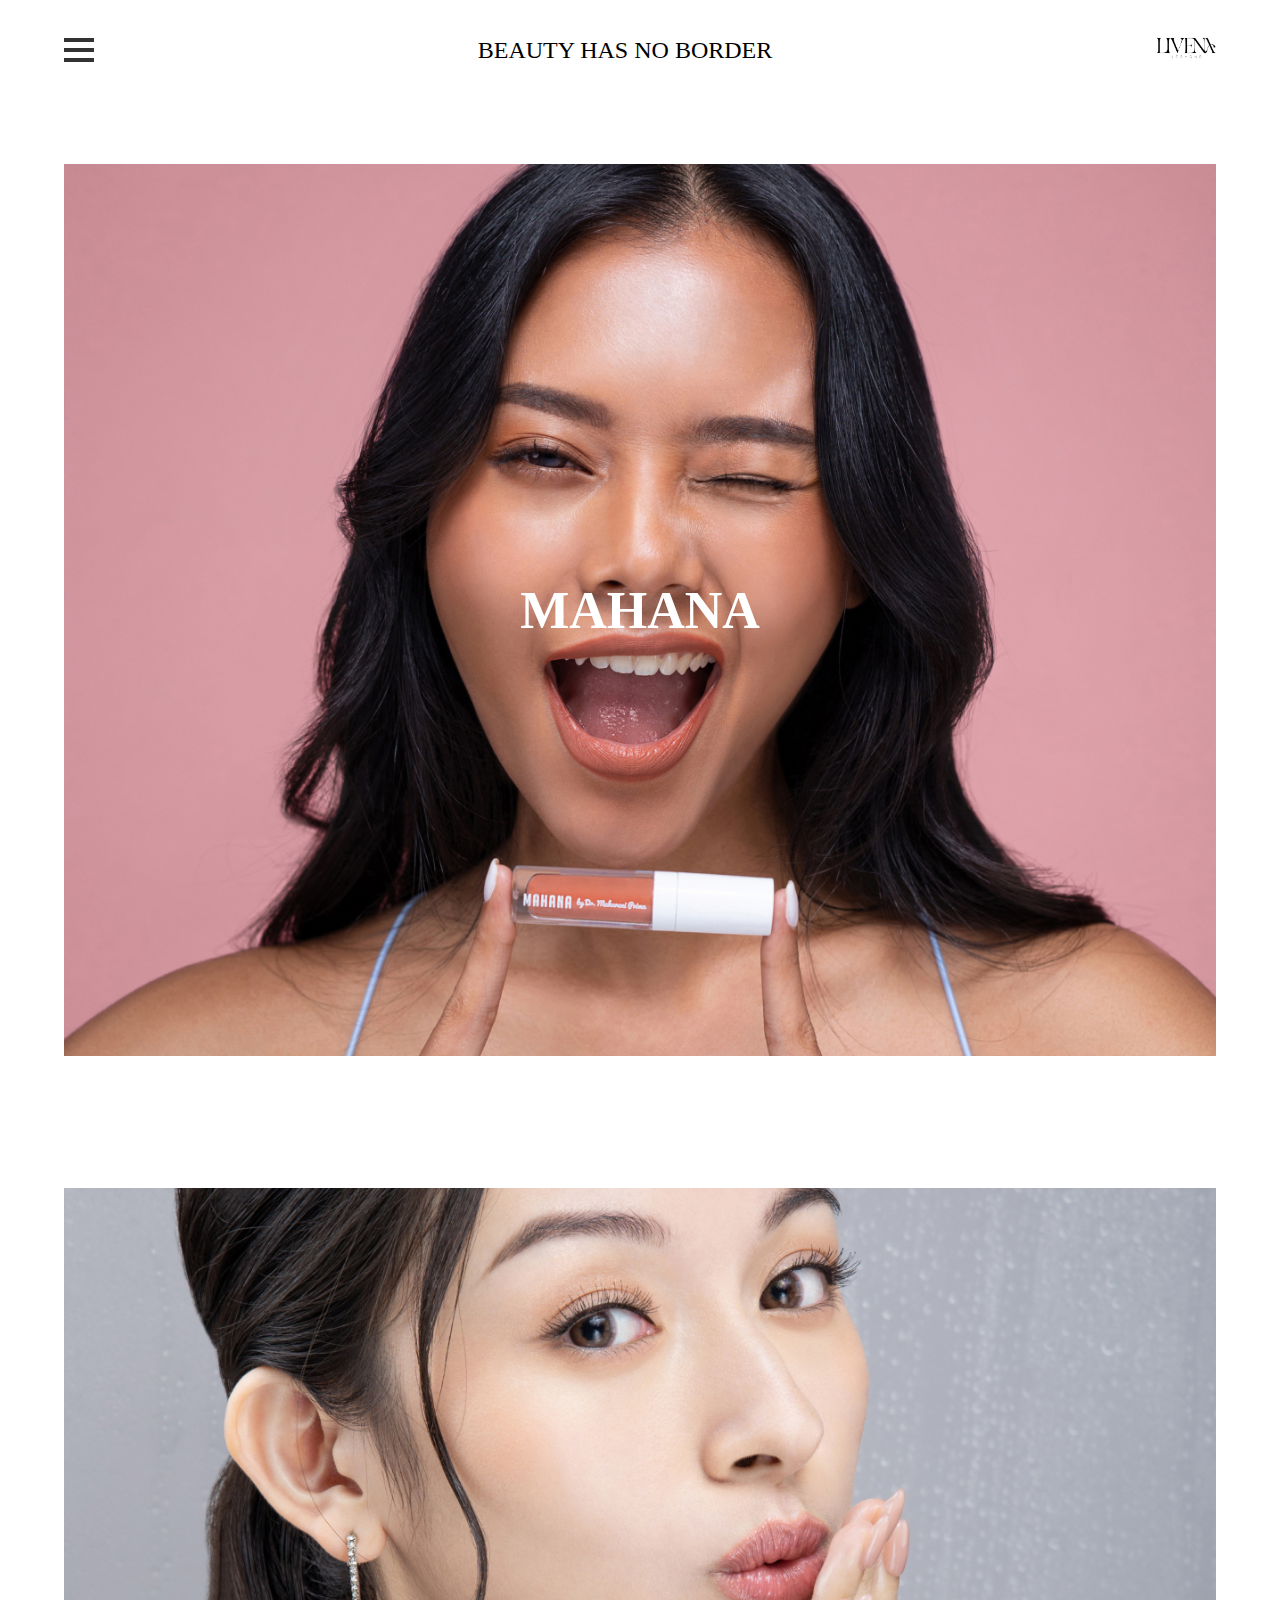
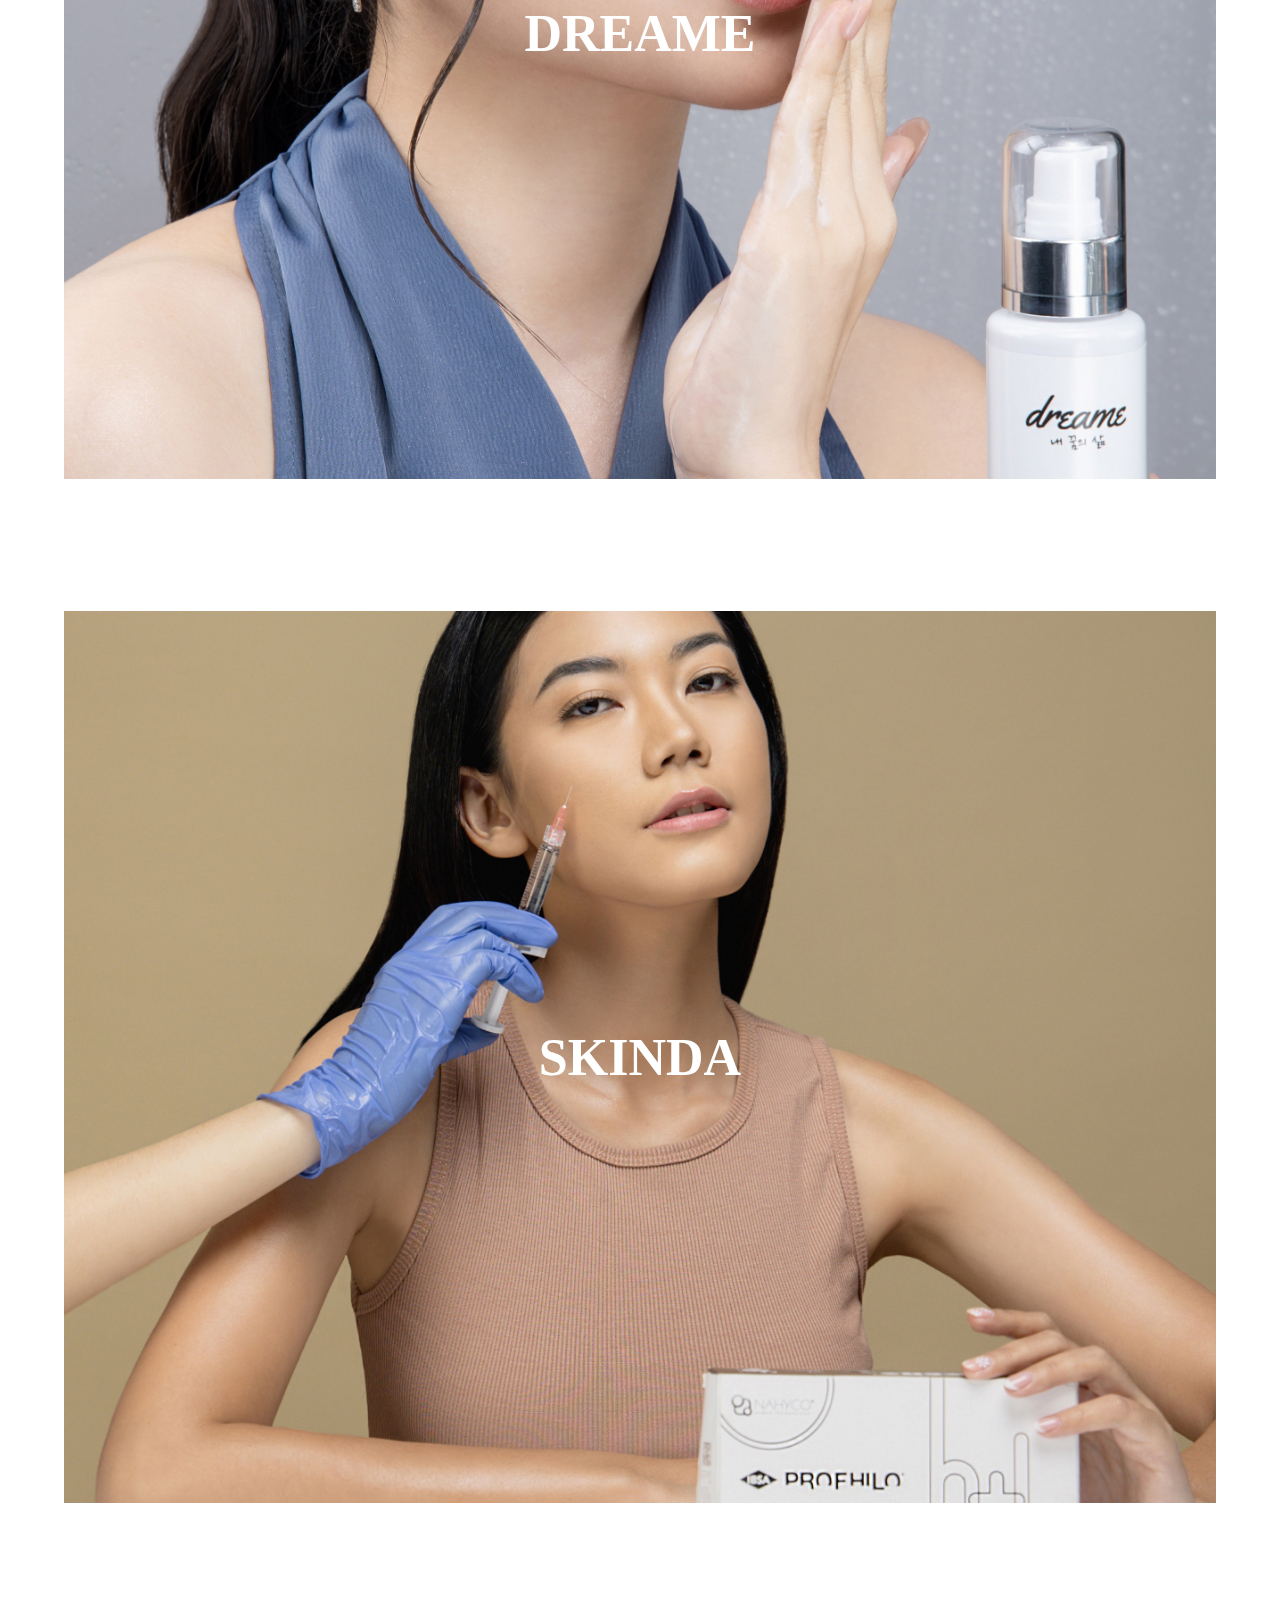
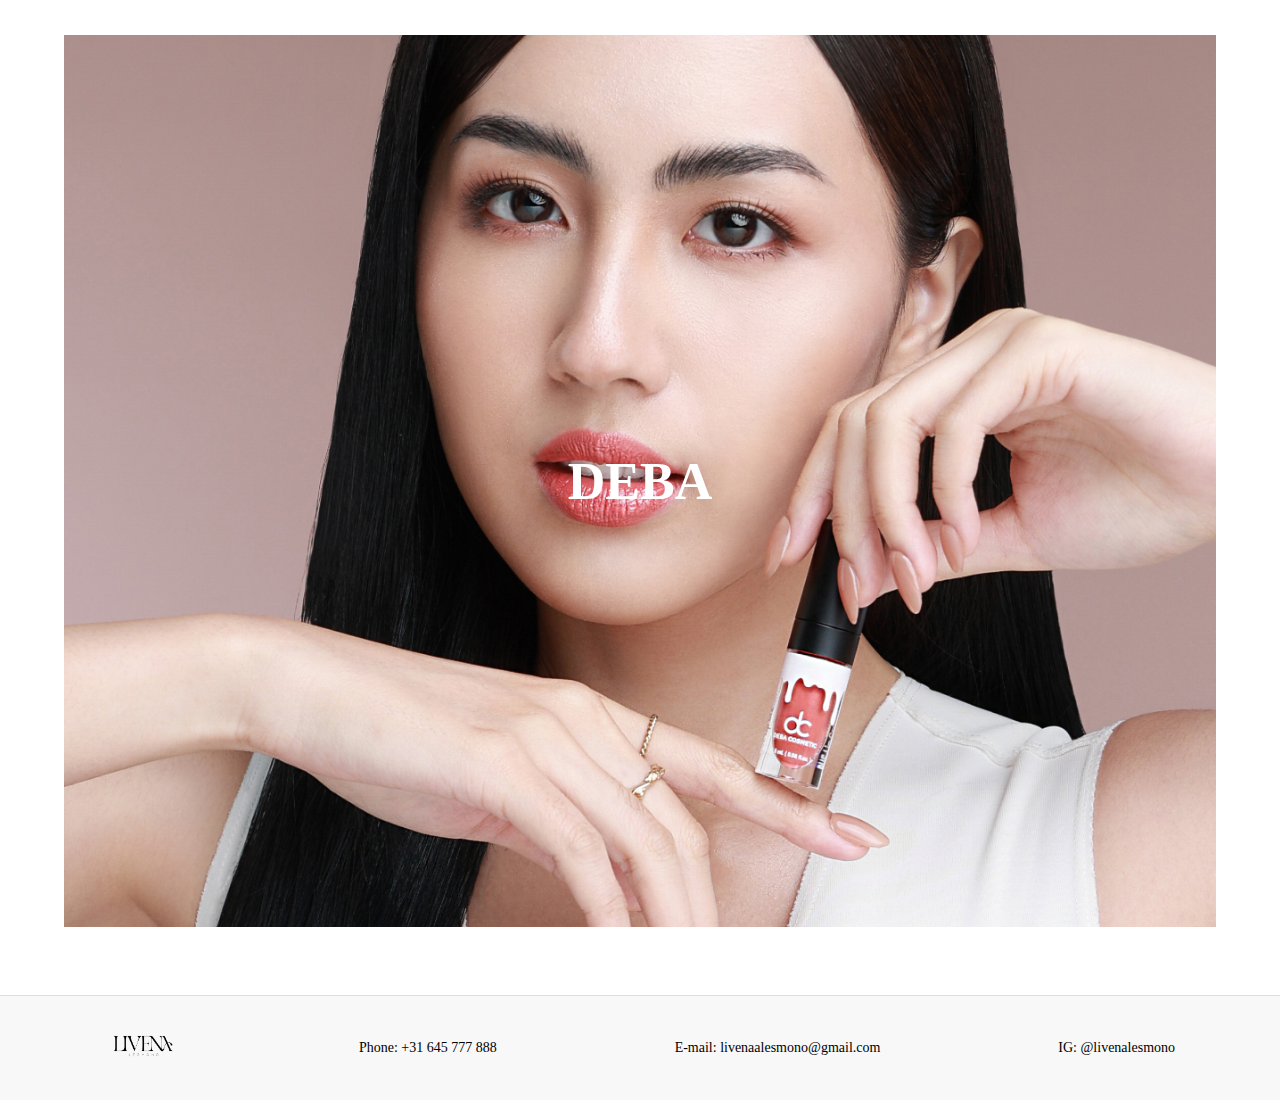
<file: beauty-campaign.html>
<!DOCTYPE html>
<html lang="en">
<head>
    <meta charset="UTF-8">
    <meta name="viewport" content="width=device-width, initial-scale=1.0">
    <link rel="stylesheet" href="styles.css">
    <title>Livena Lesmono | Beauty Campaign</title>
    <link rel="shortcut icon" href="favicon.ico" type="image/x-icon">
    <link rel="icon" href="favicon.ico" type="image/x-icon">
</head>
<body>
    <div class="navbar"> <!-- This part is added -->
        <div class="hamburger" onclick="toggleOverlay()">
            <div></div>
            <div></div>
            <div></div>
        </div>

        <div class="center-text"> <a href="index.html" style="text-decoration: none;color: #000;">BEAUTY HAS NO BORDER</a></div>

        <div class="logo">
            <a href="index.html">
            <img src="Images/logo crop.png" alt="logo" height="60">
            </a>
        </div>
    </div> <!-- End of navbar -->

    <div class="main-content">
        <div class="image-with-text">
            <a href="beauty campaign content mahana.html">
            <img src="Images/mahana_cover.jpg" alt="mahana_cover">
            </a>
            <div class="overlay-text-beauty">MAHANA</div>
        </div>
    </div>

    <div class="main-content">
        <div class="image-with-text">
            <a href="beauty campaign content dreame.html">
            <img src="Images/dreame_cover.jpg" alt="dreame_cover">
            </a>
            <div class="overlay-text-beauty">DREAME</div>
        </div>
    </div>

    <div class="main-content">
        <div class="image-with-text">
            <a href="beauty campaign content skinda.html">
            <img src="Images/skinda_cover.jpg" alt="skinda_cover">
            </a>
            <div class="overlay-text-beauty">SKINDA</div>
        </div>
    </div>

    <div class="main-content">
        <div class="image-with-text">
            <a href="beauty campaign content deba.html">
            <img src="Images/deba_cover.jpg" alt="deba_cover">
            </a>
            <div class="overlay-text-beauty">DEBA</div>
        </div>
    </div>

    <div class="overlay" id="overlay">
        <div class="overlay-text">WORKS</div>
        <div class="overlay-subtext">
            <div><a href="beauty-campaign.html" style="text-decoration: none;color: #000;">BEAUTY CAMPAIGN</a></div>
            <div><a href="fashion-campaign.html" style="text-decoration: none;color: #000;">FASHION CAMPAIGN</a></div>
            <div><a href="fashion-catalogue.html" style="text-decoration: none;color: #000;">FASHION CATALOGUE</a></div>
        </div>
        <br>
        <br>
        <br>
        <div class="overlay-text">INQUIRY</div>
        <div class="overlay-subtext">
            <div><a href="tel:+31645777888" style="text-decoration: none;color: #000;">CONTACT</a></div>
            <div><a href="https://instagram.com/f1" style="text-decoration: none;color: #000;">INSTAGRAM</a></div>
            <div><a href="mailto:verastefanylu@gmail.com" style="text-decoration: none;color: #000;">EMAIL</a></div>
        </div>
    </div>


    <script>
        function toggleOverlay() {
            var overlay = document.getElementById('overlay');
            var hamburger = document.querySelector('.hamburger');
            overlay.classList.toggle('active');
            hamburger.classList.toggle('active');

            document.body.classList.toggle('no-scroll');
        }
    </script>
    
    <footer>
    <div class="footer-container">
        <div class="footer-logo">
            <a href="index.html">
                <img src="Images/logo crop.png" alt="logo" height="60">
            </a>
        </div>
        <div class="footer-contact">
            <a href="tel:+31645777888" style="text-decoration: none; color: #000;">
                Phone: +31 645 777 888
            </a>
        </div>
        <div class="footer-email">
            <a href="mailto:livenaalesmono@gmail.com" style="text-decoration: none; color: #000;">
                E-mail: livenaalesmono@gmail.com
            </a>
        </div>
        <div class="footer-instagram">
            <a href="https://www.instagram.com/livenalesmono/" target="_blank" style="text-decoration: none; color: #000;">
                IG: @livenalesmono
            </a>
        </div>
    </div>
</footer>
    
</body>
</html>
</file>
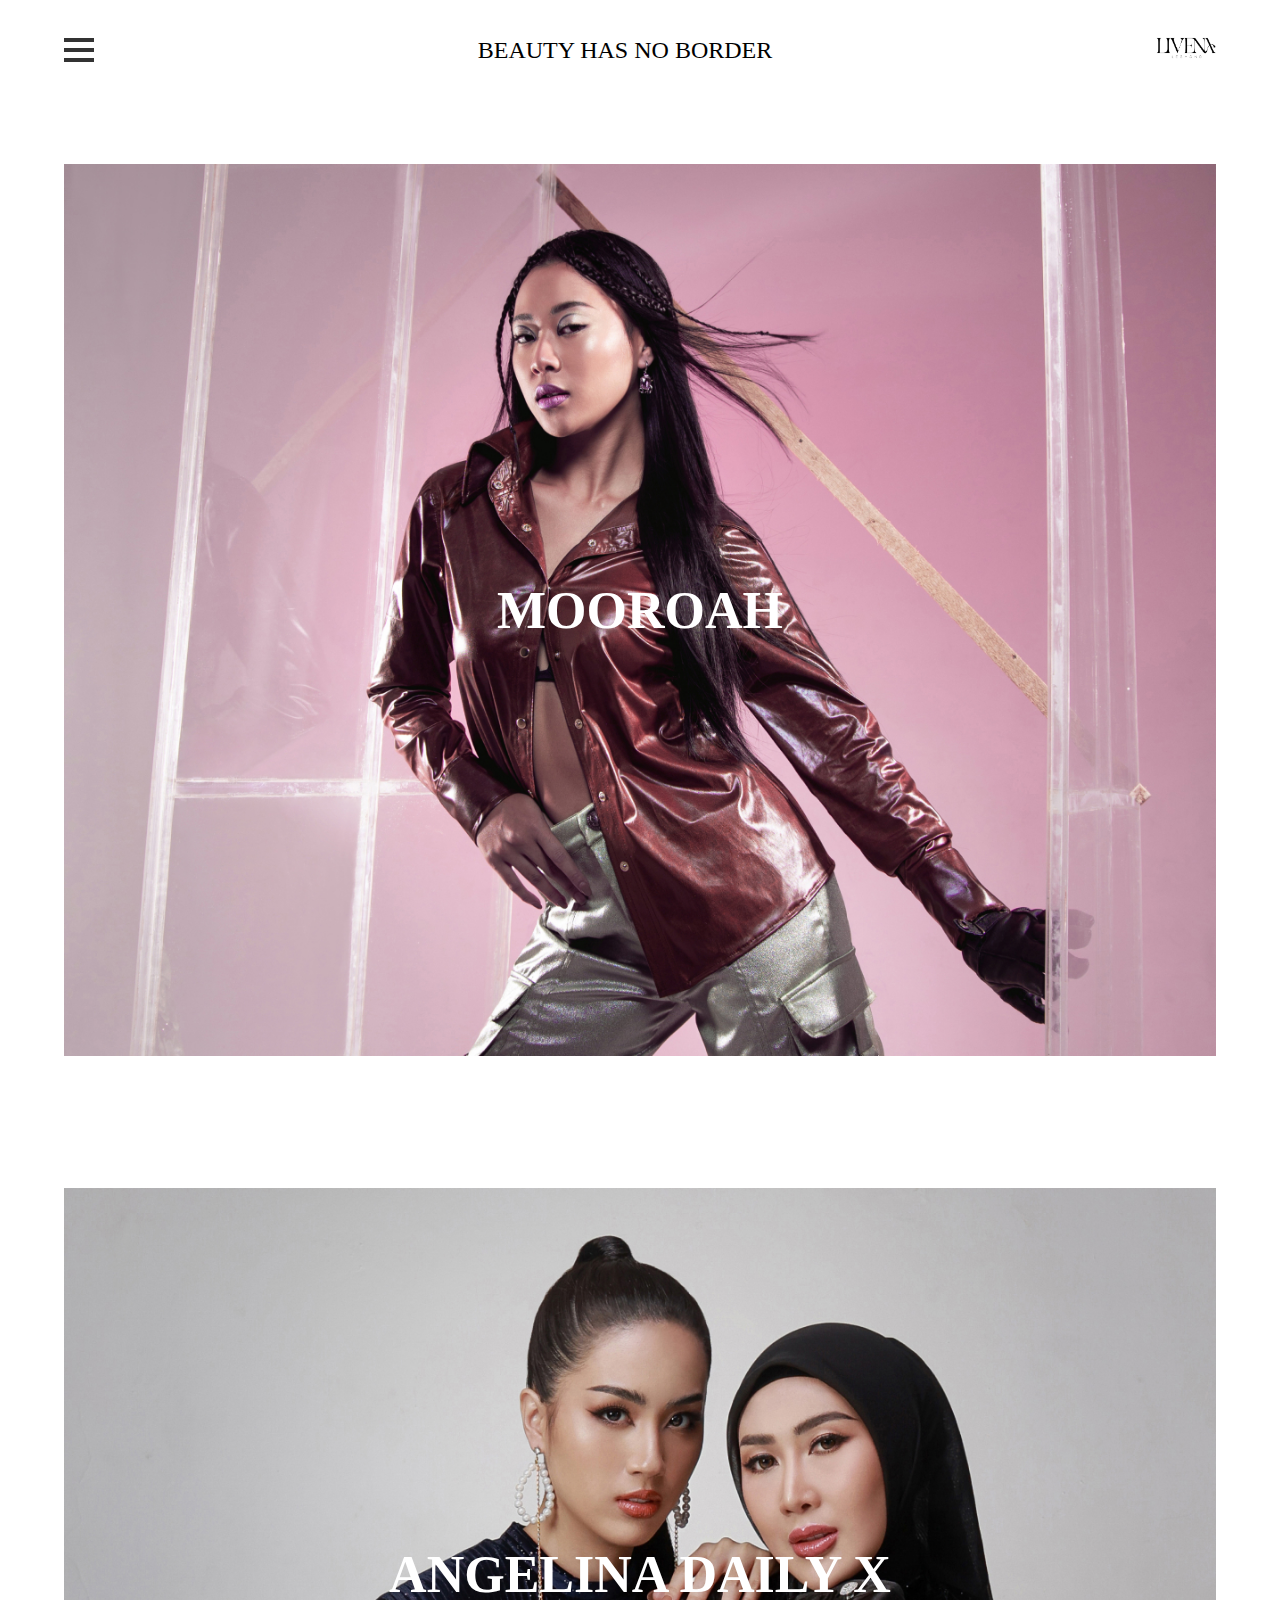
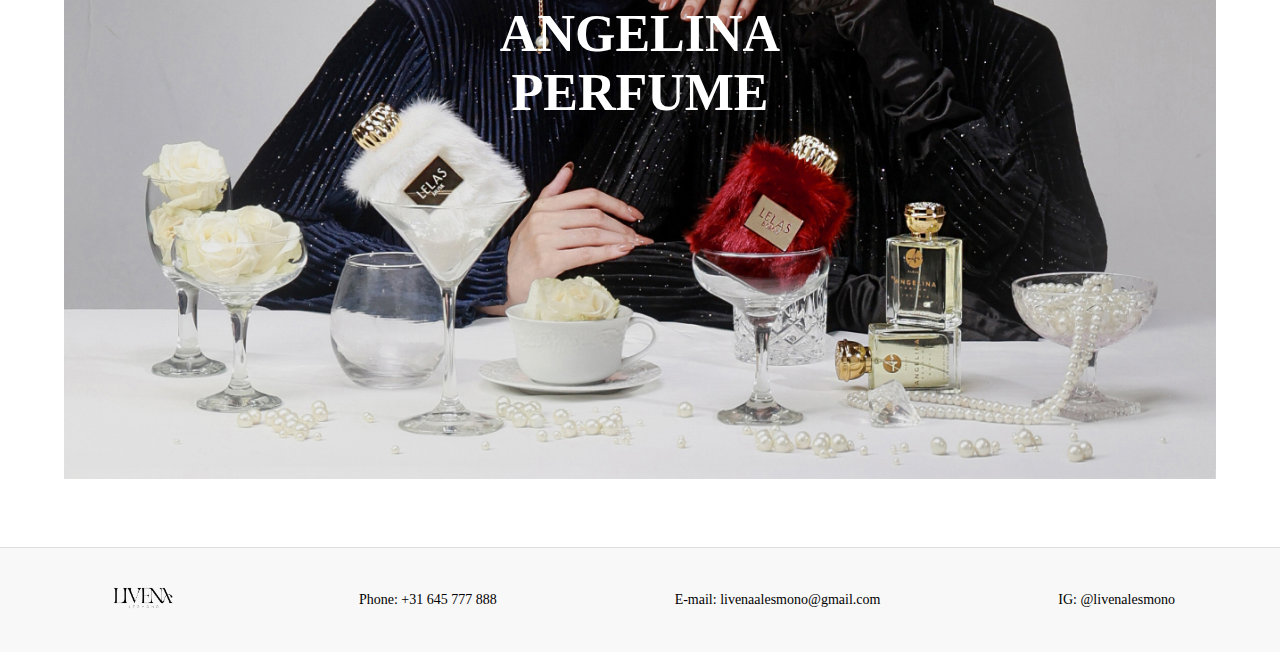
<file: fashion-campaign.html>
<!DOCTYPE html>
<html lang="en">
<head>
    <meta charset="UTF-8">
    <meta name="viewport" content="width=device-width, initial-scale=1.0">
    <title>Livena Lesmono | Fashion Campaign</title>
    <link rel="stylesheet" href="./styles.css">
    <link rel="shortcut icon" href="favicon.ico" type="image/x-icon">
    <link rel="icon" href="favicon.ico" type="image/x-icon">
</head>
<body>
    <div class="navbar">
        <div class="hamburger" onclick="toggleOverlay()">
            <div></div>
            <div></div>
            <div></div>
        </div>

        <div class="center-text"> <a href="index.html" style="text-decoration: none;color: #000;">BEAUTY HAS NO BORDER</a></div>

        <div class="logo">
            <a href="index.html">
            <img src="Images/logo crop.png" alt="logo" height="60">
            </a> 
        </div>
    </div> <!-- End of navbar -->

    <div class="main-content">
        <div class="image-with-text">
            <a href="fashion campaign content mooroah.html">
            <img src="Images/mooroah_cover.jpg" alt="mooroah_cover">
            <a>
            <div class="overlay-text-beauty">MOOROAH</div>
        </div>
    </div>

    <div class="main-content">
        <div class="image-with-text">
            <a href="fashion campaign content ang daily & ang perfume.html">
            <img src="Images/adap_cover.jpg" alt="angelina daily x angelina perfume_cover">
            </a>
            <div class="overlay-text-beauty">ANGELINA DAILY X ANGELINA PERFUME</div>
        </div>
    </div>

    <div class="overlay" id="overlay">
        <div class="overlay-text">WORKS</div>
        <div class="overlay-subtext">
            <div><a href="beauty-campaign.html" style="text-decoration: none;color: #000;">BEAUTY CAMPAIGN</a></div>
            <div><a href="fashion-campaign.html" style="text-decoration: none;color: #000;">FASHION CAMPAIGN</a></div>
            <div><a href="fashion-catalogue.html" style="text-decoration: none;color: #000;">FASHION CATALOGUE</a></div>
        </div>
        <br>
        <br>
        <br>
        <div class="overlay-text">INQUIRY</div>
        <div class="overlay-subtext">
            <div><a href="tel:+31645777888" style="text-decoration: none;color: #000;">CONTACT</a></div>
            <div><a href="https://instagram.com/f1" style="text-decoration: none;color: #000;">INSTAGRAM</a></div>
            <div><a href="mailto:verastefanylu@gmail.com" style="text-decoration: none;color: #000;">EMAIL</a></div>
        </div>
    </div>


    <script>
        function toggleOverlay() {
            var overlay = document.getElementById('overlay');
            var hamburger = document.querySelector('.hamburger');
            overlay.classList.toggle('active');
            hamburger.classList.toggle('active');

            document.body.classList.toggle('no-scroll');
        }
    </script>
    

    <footer>
    <div class="footer-container">
        <div class="footer-logo">
            <a href="index.html">
                <img src="Images/logo crop.png" alt="logo" height="60">
            </a>
        </div>
        <div class="footer-contact">
            <a href="tel:+31645777888" style="text-decoration: none; color: #000;">
                Phone: +31 645 777 888
            </a>
        </div>
        <div class="footer-email">
            <a href="mailto:livenaalesmono@gmail.com" style="text-decoration: none; color: #000;">
                E-mail: livenaalesmono@gmail.com
            </a>
        </div>
        <div class="footer-instagram">
            <a href="https://www.instagram.com/livenalesmono/" target="_blank" style="text-decoration: none; color: #000;">
                IG: @livenalesmono
            </a>
        </div>
    </div>
</footer>
                
</body>
</html>
</file>
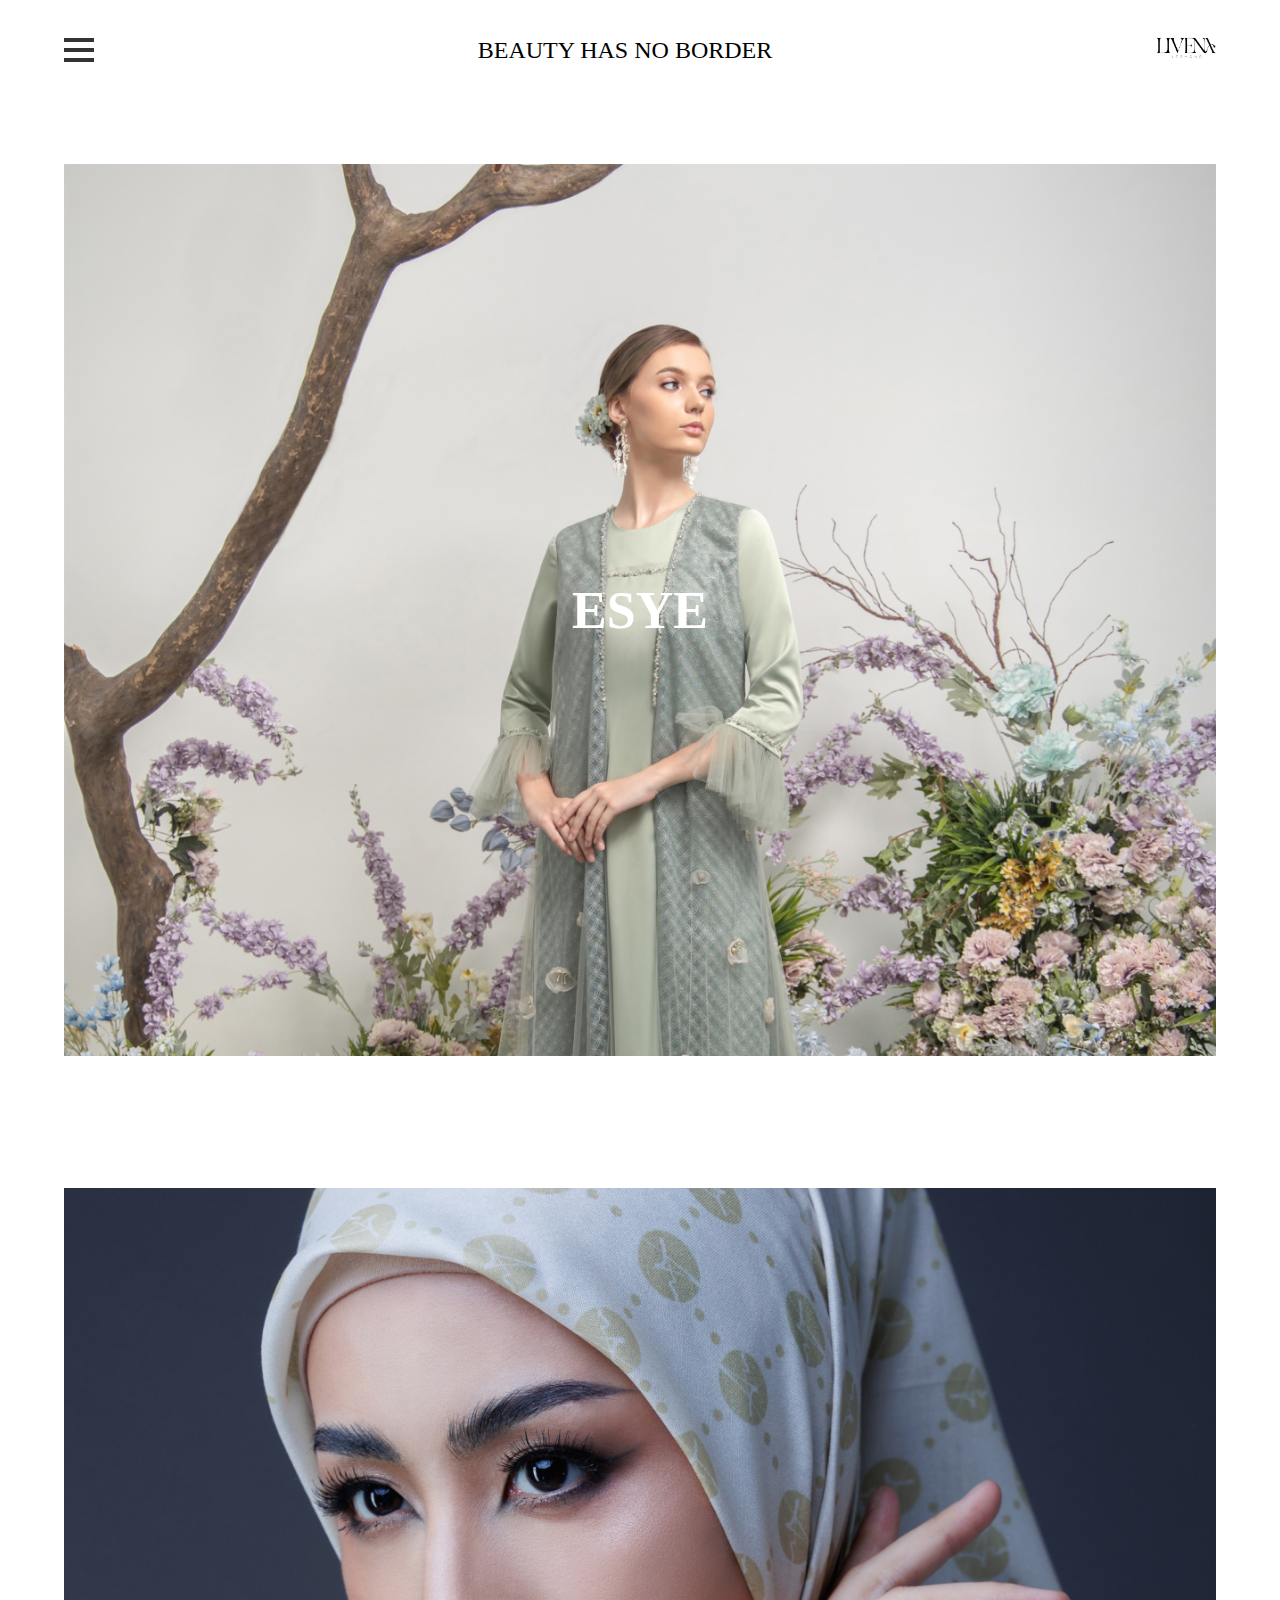
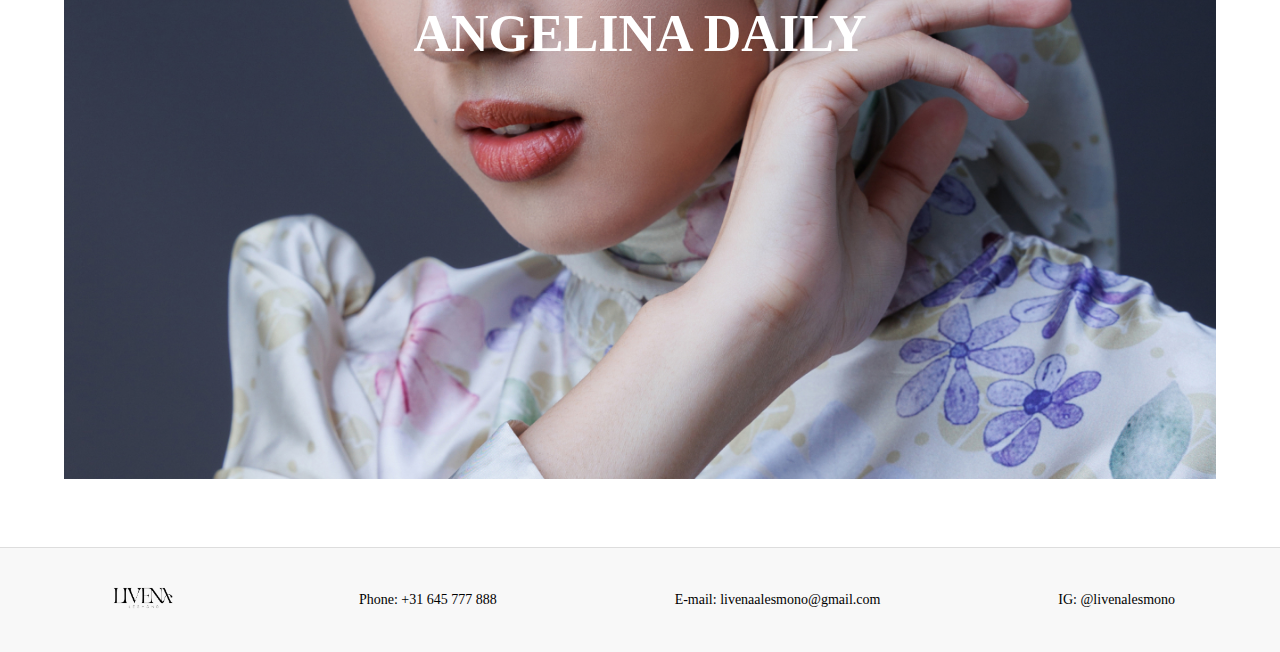
<file: fashion-catalogue.html>
<!DOCTYPE html>
<html lang="en">
<head>
    <meta charset="UTF-8">
    <meta name="viewport" content="width=device-width, initial-scale=1.0">
    <title>Livena Lesmono | Fashion Campaign</title>
    <link rel="stylesheet" href="styles.css">
    <link rel="shortcut icon" href="favicon.ico" type="image/x-icon">
    <link rel="icon" href="favicon.ico" type="image/x-icon">
</head>
<body>
    <div class="navbar">
        <div class="hamburger" onclick="toggleOverlay()">
            <div></div>
            <div></div>
            <div></div>
        </div>

        <div class="center-text"> <a href="index.html" style="text-decoration: none;color: #000;">BEAUTY HAS NO BORDER</a></div>

        <div class="logo">
            <a href="index.html">
            <img src="Images/logo crop.png" alt="logo" height="60"> 
            </a>
        </div>
    </div> <!-- End of navbar -->

    <div class="main-content">
        <div class="image-with-text">
            <a href="fashion catalogue content esye.html">
            <img src="Images/esye_cover.jpg" alt="Esye cover">
            </a>
            <div class="overlay-text-beauty">ESYE</div>
        </div>
    </div>

    <div class="main-content">
        <div class="image-with-text">
            <a href="fashion catalogue content angelina daily.html">
            <img src="Images/ad_cover.jpg" alt="ad_cover">
            </a>
            <div class="overlay-text-beauty">ANGELINA DAILY</div>
        </div>
    </div>


    <div class="overlay" id="overlay">
        <div class="overlay-text">WORKS</div>
        <div class="overlay-subtext">
            <div><a href="beauty-campaign.html" style="text-decoration: none;color: #000;">BEAUTY CAMPAIGN</a></div>
            <div><a href="fashion-campaign.html" style="text-decoration: none;color: #000;">FASHION CAMPAIGN</a></div>
            <div><a href="fashion-catalogue.html" style="text-decoration: none;color: #000;">FASHION CATALOGUE</a></div>
        </div>
        <br>
        <br>
        <br>
        <div class="overlay-text">INQUIRY</div>
        <div class="overlay-subtext">
            <div><a href="tel:+31645777888" style="text-decoration: none;color: #000;">CONTACT</a></div>
            <div><a href="https://instagram.com/f1" style="text-decoration: none;color: #000;">INSTAGRAM</a></div>
            <div><a href="mailto:verastefanylu@gmail.com" style="text-decoration: none;color: #000;">EMAIL</a></div>
        </div>
    </div>


    <script>
        function toggleOverlay() {
            var overlay = document.getElementById('overlay');
            var hamburger = document.querySelector('.hamburger');
            overlay.classList.toggle('active');
            hamburger.classList.toggle('active');

            document.body.classList.toggle('no-scroll');
        }
    </script>
    
    <footer>
    <div class="footer-container">
        <div class="footer-logo">
            <a href="index.html">
                <img src="Images/logo crop.png" alt="logo" height="60">
            </a>
        </div>
        <div class="footer-contact">
            <a href="tel:+31645777888" style="text-decoration: none; color: #000;">
                Phone: +31 645 777 888
            </a>
        </div>
        <div class="footer-email">
            <a href="mailto:livenaalesmono@gmail.com" style="text-decoration: none; color: #000;">
                E-mail: livenaalesmono@gmail.com
            </a>
        </div>
        <div class="footer-instagram">
            <a href="https://www.instagram.com/livenalesmono/" target="_blank" style="text-decoration: none; color: #000;">
                IG: @livenalesmono
            </a>
        </div>
    </div>
</footer>
    
</body>
</html>
</file>
<file: styles.css>
body {
    margin: 0;
}
.navbar {
    display: flex;
    align-items: center;
    justify-content: space-between;
    height: 100px;
    padding: 0 64px;
    position: relative;
    z-index: 1;
}
.navbar-pink {
    display: flex;
    align-items: center;
    justify-content: space-between;
    height: 100px;
    padding: 0 64px;
    position: relative;
    z-index: 1;
}
.hamburger {
    cursor: pointer;
    z-index: 2;
}
.hamburger div {
    width: 30px;
    height: 4px;
    background-color: #333;
    margin: 6px 0;
}
.hamburger.active div:nth-child(1) {
    transform: translateY(10px) rotate(45deg);
}
.hamburger.active div:nth-child(2) {
    opacity: 0;
}
.hamburger.active div:nth-child(3) {
    transform: translateY(-10px) rotate(-45deg);
}
.logo {
    margin-right: 0px;
}
.center-text {
    flex-grow: 1;
    text-align: center;
    font-size: 24px;
    color:#333;
    text-decoration: none;
}
.main-content {
    padding: 64px;
    background-color: #ffffff;
    text-align: center;
    text-decoration: none;
}
.main-content img {
    width: 100%;
    height: auto;
}
@media (max-width: 1200px) {
    .center-text {
        font-size: 22px;
        text-decoration: none;
    }
}
@media (max-width: 992px) {
    .center-text {
        font-size: 20px;
        text-decoration: none;
    }
}

@media (max-width: 768px) {
    .center-text {
        font-size: 18px;
        text-decoration: none;
    }
}

@media (max-width: 576px) {
    .center-text {
        font-size: 16px;
        text-decoration: none;
    }
}


@media (max-width: 1200px) {
    .navbar {
        padding: 0 48px;
    }
    .main-content {
        padding: 48px;
    }
}

@media (max-width: 992px) {
    .navbar {
        padding: 0 32px;
    }
    .main-content {
        padding: 32px;
    }
}

@media (max-width: 768px) {
    .navbar {
        padding: 0 24px;
    }
    .main-content {
        padding: 24px;
    }
    .hamburger {
        margin-right: 16px;
    }
    .hamburger div {
        width: 25px;
        height: 3px;
    }
    /*.hamburger.active div:nth-child(1) {
        transform: translateY(6px) rotate(45deg); /* Further adjust transform for very small screens */
    }
    /*.hamburger.active div:nth-child(3) {
        transform: translateY(-6px) rotate(-45deg); /* Further adjust transform for very small screens */


@media (max-width: 576px) {
    .navbar {
        padding: 0 16px;
    }
    .main-content {
        padding: 16px;
    }
    .hamburger {
        margin-right: 8px;
    }
    .hamburger div {
        width: 20px;
        height: 3px;
    }
    /*.hamburger.active div:nth-child(1) {
        transform: translateY(6px) rotate(45deg); /* Further adjust transform for very small screens */
    }
    /*.hamburger.active div:nth-child(3) {
        transform: translateY(-6px) rotate(-45deg); /* Further adjust transform for very small screens */
    
.overlay {
    position: fixed;
    top: 0;
    left: 0;
    width: 100%;
    height: 100%;
    background-color: rgba(255, 255, 255, 0.9);
    opacity: 0;
    visibility: hidden;
    transition: opacity 0.3s, visibility 0.3s;
    z-index: 1;
    display: flex;
            justify-content: center;
            align-items: center;
            flex-direction: column;
            text-align: center;
    
}

.overlay.active {
    opacity: 1;
    visibility: visible;
}

.overlay-text {
    font-family: Bookmania;
    font-weight: regular;
    font-size: 40px;
    margin-bottom: 16px;
    text-decoration: none;
    color:#000;
}

.overlay-subtext div {
    font-family: Bookmania;
    font-weight: regular; 
    font-size: 32px; 
    margin-bottom: 16px;
    line-height: 1.8;
    text-decoration: none!important;
    color: #000!important;
    display: block;
    margin-bottom: 8px;
}
.overlay-subtext div:hover {
    text-decoration: none;
}

.main-content img {
    width: 100%;
    height: auto;
    display: block;
}

.image-with-text {
    position: relative;
    display: inline-block;
    width: 100%; /* Aligns image container width with navbar padding */
    margin: 0 auto;
}

.overlay-text-beauty {
    font-family: Bookmania;
    font-weight: bold;
    font-kerning: 100;
    position: absolute;
    top: 50%;
    left: 50%;
    transform: translate(-50%, -50%);
    color: white;
    font-size: 52px;
    padding: 8px 16px;
    text-decoration: none;
}
@media (max-width: 1200px) {
    .center-text {
        font-size: 22px;
        text-decoration: none;
    }
}

@media (max-width: 992px) {
    .center-text {
        font-size: 20px;
        text-decoration: none;
    }
}

@media (max-width: 768px) {
    .center-text {
        font-size: 18px;
        text-decoration: none;
    }
}

@media (max-width: 576px) {
    .center-text {
        font-size: 16px;
        text-decoration: none;
    }
}
.main-content-mahana {
    width: 100%;
    background-color: #ffffff;
    text-align: center;
    z-index: -1;
    padding-top: 48px;
}
.main-content-mahana .image-with-text {
    width: 100%;
    display: block;
    margin: 0;
    padding: 0;
    border: none;
}
.main-content-mahana img {
    width: 100%;
    height: auto;
    display: block;
}

.footer-container {
    display: flex;
    justify-content: space-around;
    align-items: center;
    padding: 20px;
    background-color: #f8f8f8;
    border-top: 1px solid #ddd;
}

.footer-container div {
    display: flex;
    align-items: center;
}
.carousel-container { /* Added padding for carousel container */
    padding-top: 48px;
}
.carousel-item img { /* Added styles for carousel images */
    height: 1200px; /* Set a fixed height for carousel images */
    object-fit: cover; /* Ensure images cover the space without distortion */
}
.footer-container a {
    margin-left: 8px;
    font-size: 14px;
    color: #333;
}

.footer-container a img {
    margin-right: 8px;
}

.footer-logo img {
    height: 60px;
}
</file>
